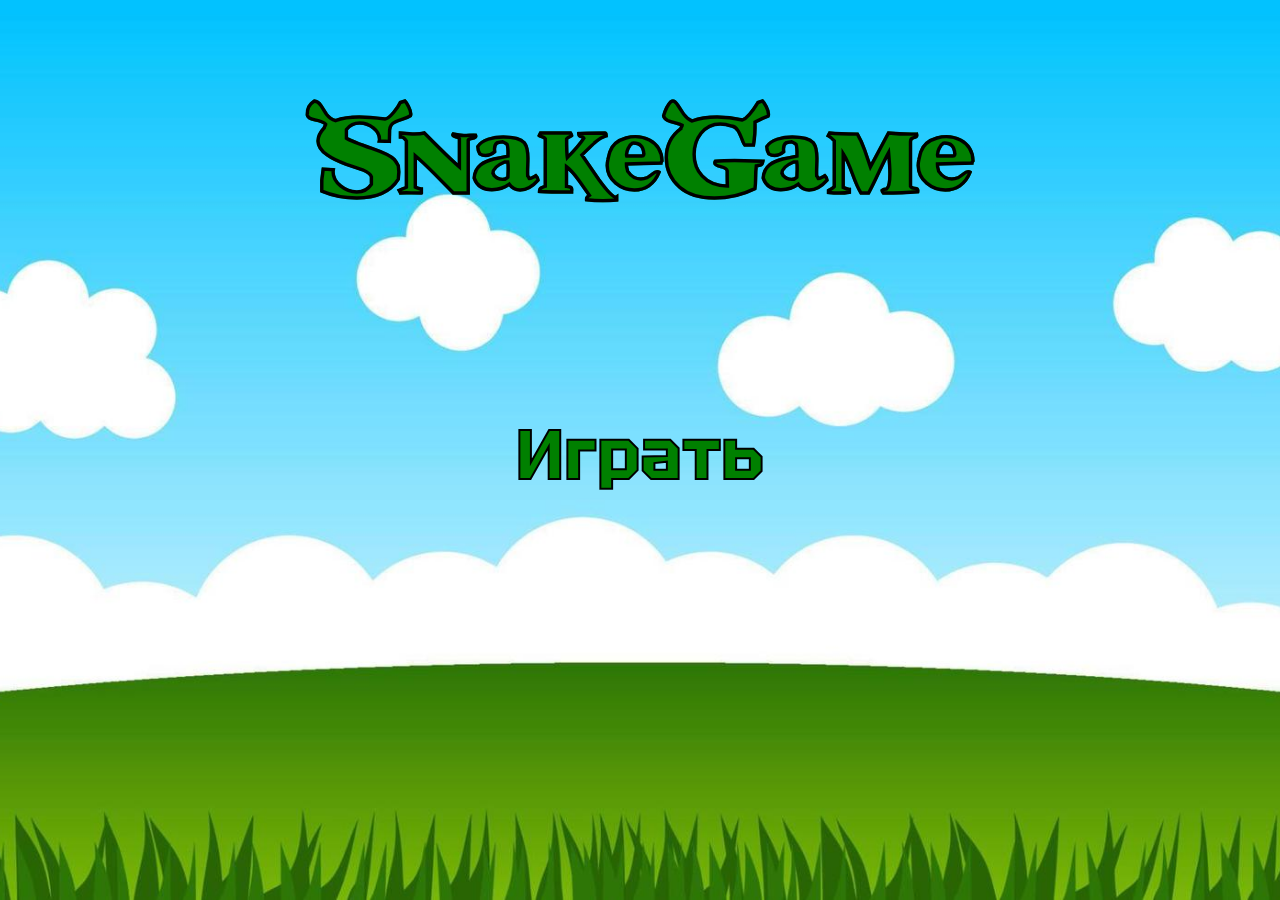
<file: html/index.html>
<!DOCTYPE html>
<html lang="en">
    <head>
        <meta charset="UTF-8" />
        <title>SnakeGame</title>
        <link rel="stylesheet" href="../css/style.css">
    </head>
    <body>
    <div class="menu">
        <h1 class="game-name">SnakeGame</h1>
        <button class="button-play" onclick="Play()">Играть</button>
    </div>
    </body>
</html>
<script src="../js/script.js"></script>
</file>
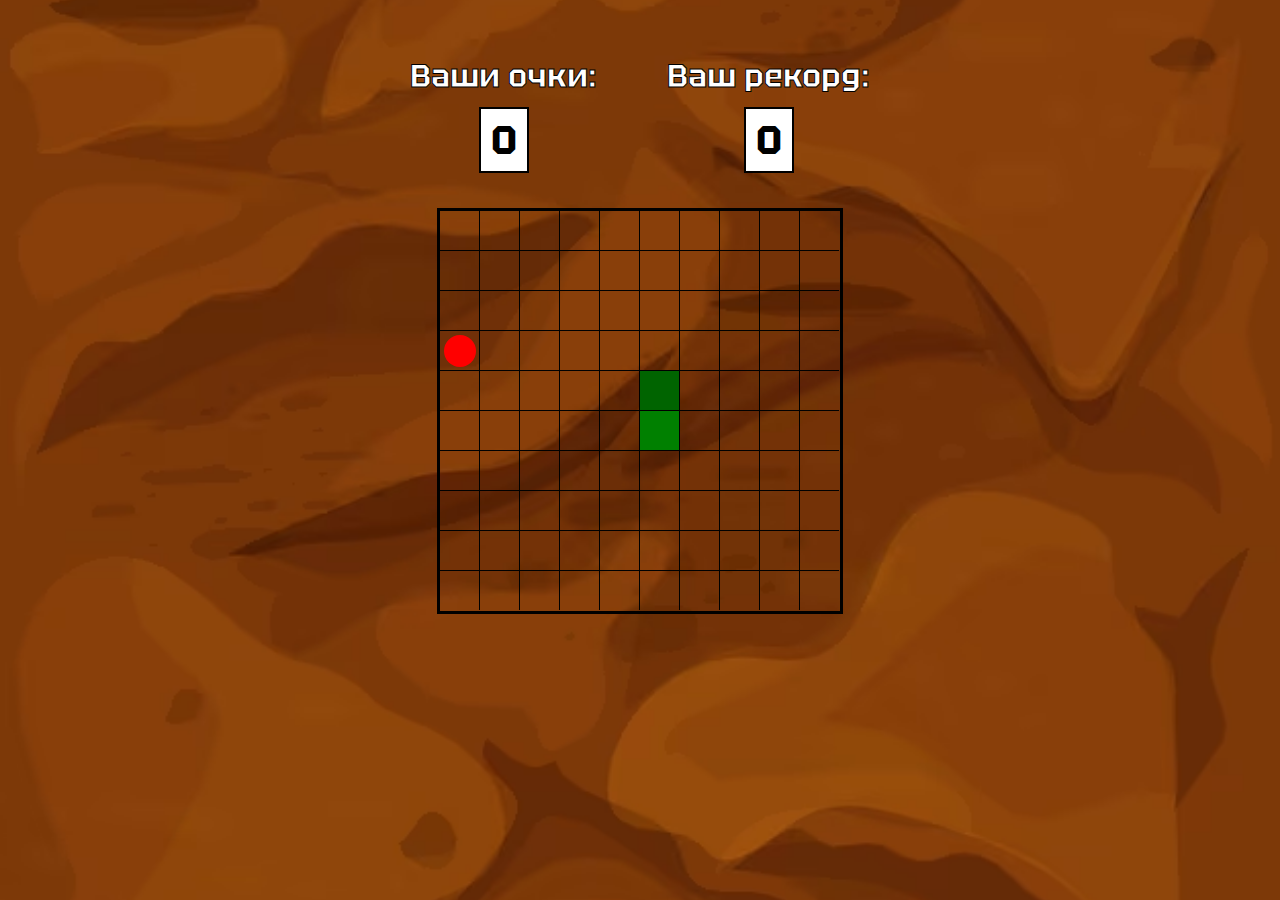
<file: html/game.html>
<!DOCTYPE html>
<html lang="en">
    <head>
        <meta charset="UTF-8" />
        <title>SnakeGame</title>
        <link rel="stylesheet" href="../css/style.css">
    </head>
    <body>
    <div id="game-over" style="display: none">
        <h1>Игра окончена. Змейка врезалась в хвост.</h1>
        <h1>Ваш счёт: <span id="recordGameOver">0</span></h1>
        <button id="replay">Заново</button>
    </div>
    <img src="../images/image-ground.jpg" class="bg-image" alt="">
    <div class="interface-game">
        <div class="counter-points">
            <div class="counter-points-now">
                <h1 class="title-points">Ваши очки:</h1>
                <div class="field-points">
                    <h2 id="points-now">0</h2>
                </div>
            </div>
            <div class="counter-points-record">
                <h1 class="title-points">Ваш рекорд:</h1>
                <div class="field-points">
                    <h2 id="points-record">0</h2>
                </div>
            </div>
        </div>
        <div class="field-game">
            <div class="grid-field"></div>
        </div>
    </div>
    
    </body>
</html>
<script src="../js/script.js"></script>
</file>
<file: css/style.css>
@import url('https://fonts.googleapis.com/css2?family=Alegreya:ital,wght@0,400..900;1,400..900&family=Caveat:wght@400..700&family=Montserrat:ital,wght@0,100..900;1,100..900&family=Nunito+Sans:ital,opsz,wght@0,6..12,200..1000;1,6..12,200..1000&family=Open+Sans:ital,wght@0,300..800;1,300..800&family=Ruslan+Display&family=Tektur:wght@400..900&family=Yeseva+One&display=swap');

@font-face {
    font-family: 'Shrek';
    src: url('../fonts/shrek.ttf') format('truetype');
    font-weight: normal;
    font-style: normal;
    font-display: swap;
}

body, html{
    margin: 0;
    padding: 0;
    height: 100%;
}

h2{
    margin: 5px auto;
}

.menu{
    background-image: url(../images/image-background-menu.jpg);
    background-size: cover;
    background-position: center;
    background-repeat: no-repeat;
    height: 100%;
    width: 100%;
    display: flex;
    flex-direction: column;
    align-items: center;
}

.game-name{
    font-family: 'Shrek';
    color: green;
    -webkit-text-stroke: 0.3px black;
    margin: 0;
    font-size: 100px;
    margin-top: 100px;
}

.button-play{
    font-family: 'Tektur';
    margin-top: 200px;
    font-size: 70px;
    font-weight: 700;
    color: green;
    background-color: transparent;
    border: none;
    -webkit-text-stroke: 2px black;
    cursor: pointer;
    transition: transform 0.2s, opacity 0.2s;
}

.cell {
    position: relative;
}

.button-play:hover {
    transform: scale(1.05);
    opacity: 0.9;
}

.interface-game {
    position: relative;
    height: 100%;
    width: 100%;
    display: flex;
    flex-direction: column;
    align-items: center;
    box-sizing: border-box;
    padding: 20px;
    overflow: hidden;
}

.bg-image {
    position: absolute;
    top: 0;
    left: 0;
    width: 100%;
    height: 100%;
    object-fit: cover;
    z-index: -1;
    user-select: none;
    pointer-events: none;
}

.counter-points{
    display: flex;
    flex-direction: row;
    justify-content: center;
    gap: 70px;
    margin: 30px 0;
}

.counter-points-now, .counter-points-record{
    display: flex;
    flex-direction: column;
    align-items: center;
}

.field-points{
    width: 170px;
    display: flex;
    justify-content: center;
}

.title-points{
    font-family: 'Tektur';
    -webkit-text-stroke: 1px black;
    color: white;
    margin: 5px 0;
}

#points-now, #points-record{
    font-family: 'Tektur';
    font-size: 40px;
    background-color: white;
    padding: 5px 10px;
    border: 2px solid black;
}

.image-ground{
    height: 700px;
    width: 700px;
}

.grid-field{
    display: grid;
    grid-template-columns: repeat(10, 40px);
    grid-template-rows: repeat(10, 40px);
    
    border: 3px solid black;
}

.grid-field > div {
    width: 40px;
    height: 40px;
    box-shadow: -1px -1px 0 black;
}

#game-over{
    width: 100%;
    height: 100%;
    background-color: rgba(0, 0, 0, 0.7);
    position: fixed;
    display: flex;
    flex-direction: column;
    justify-content: start;
    align-items: center;
    z-index: 100;
}

#game-over > h1{
    font-family: 'Tektur';
    font-size: 50px;
    font-weight: 700;
    margin: 100px;
    color: white;
    text-align: center;
}

#replay{
    font-family: 'Tektur';
    margin-top: 100px;
    font-size: 40px;
    padding: 15px;
    font-weight: 700;
    color: white;
    background-color: gray;
    border: 3px solid white;
    border-radius: 20px;
    cursor: pointer;
    transition: transform 0.2s, opacity 0.2s;
}

#replay:hover {
    transform: scale(1.05);
    opacity: 0.9;
}
</file>
